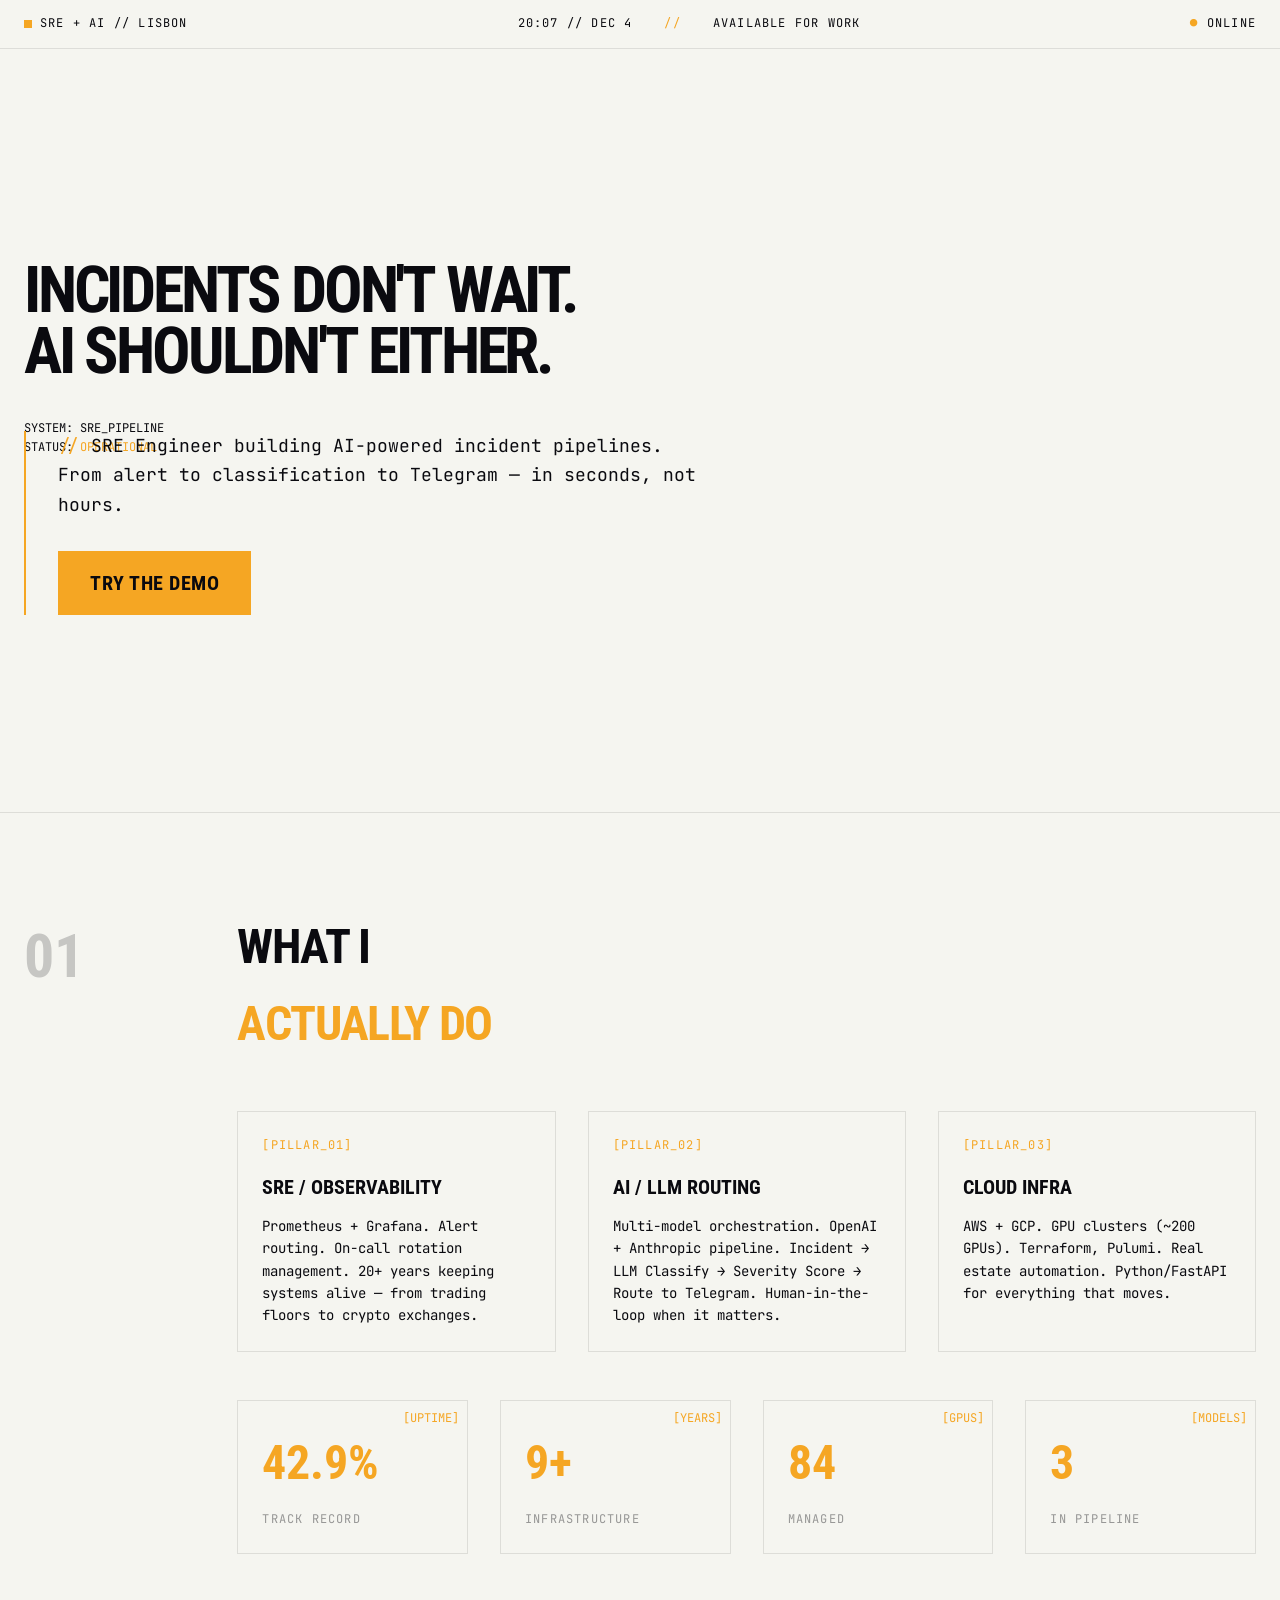
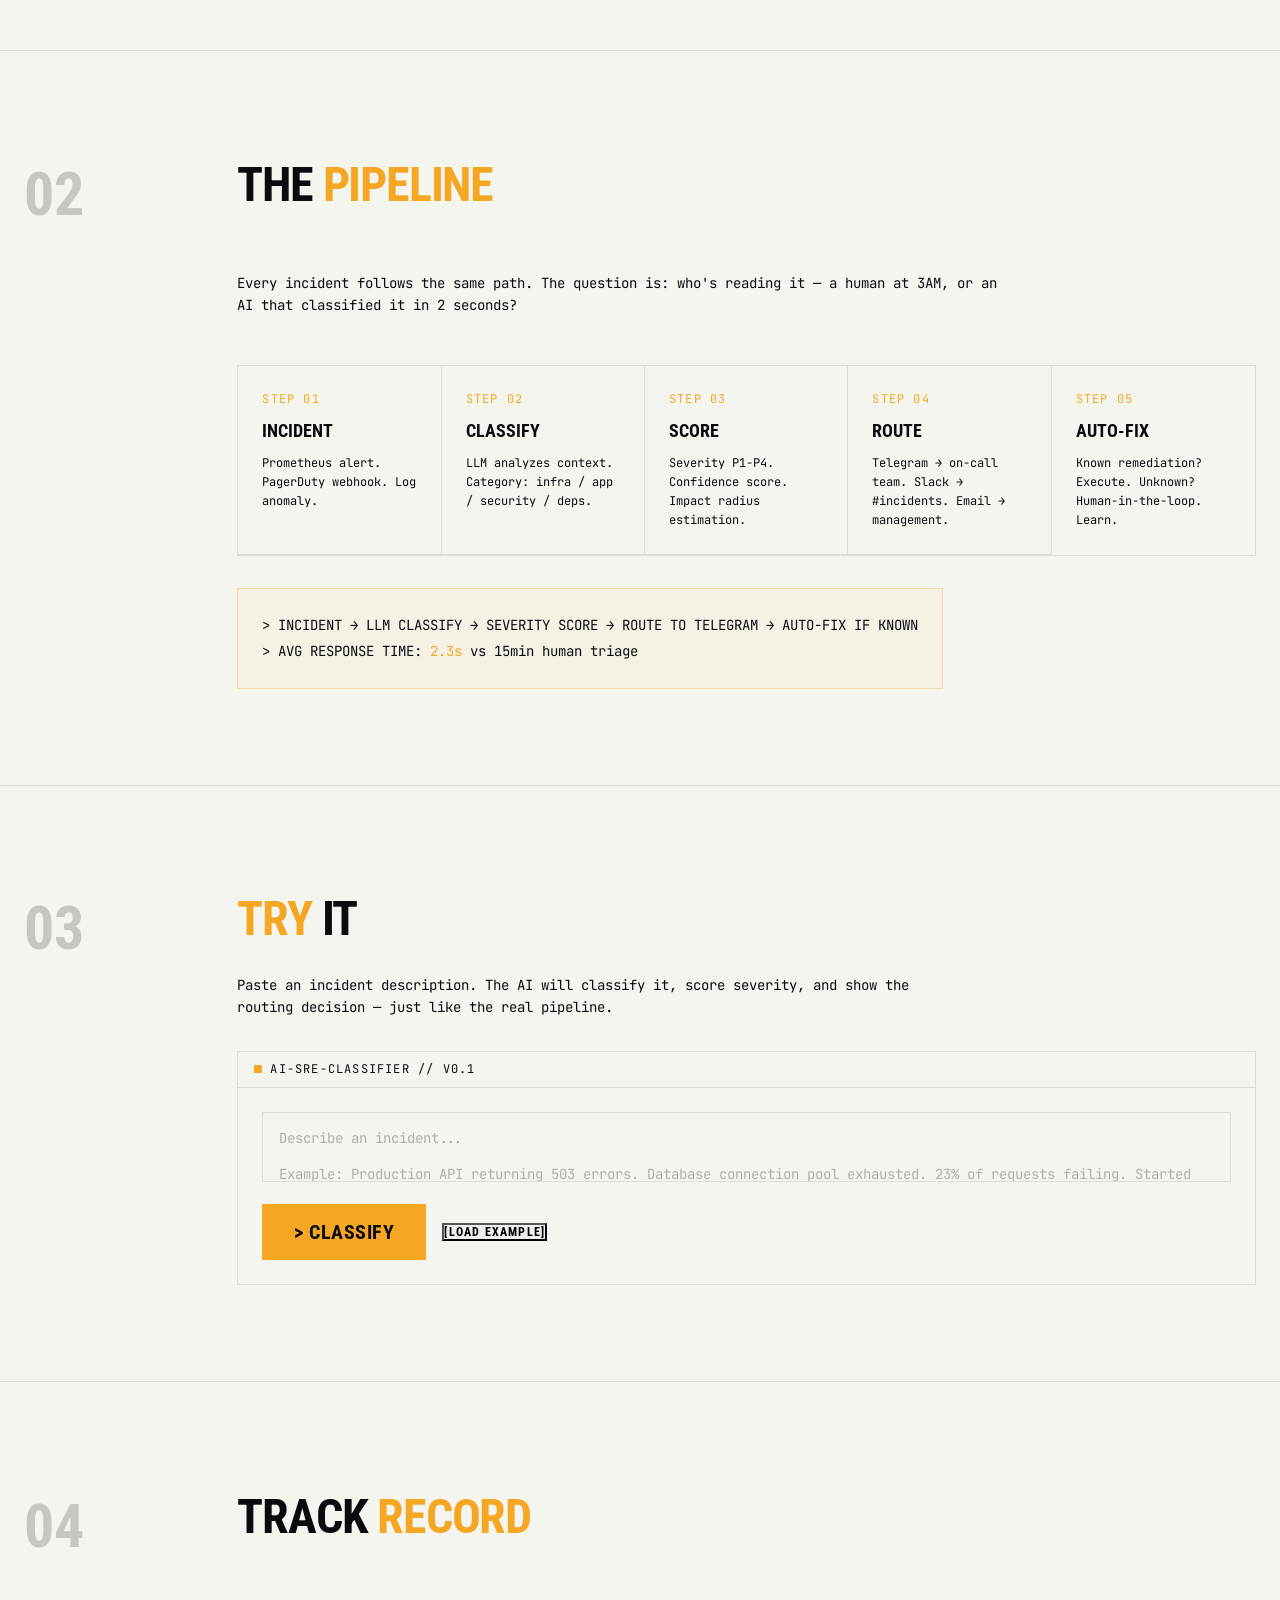
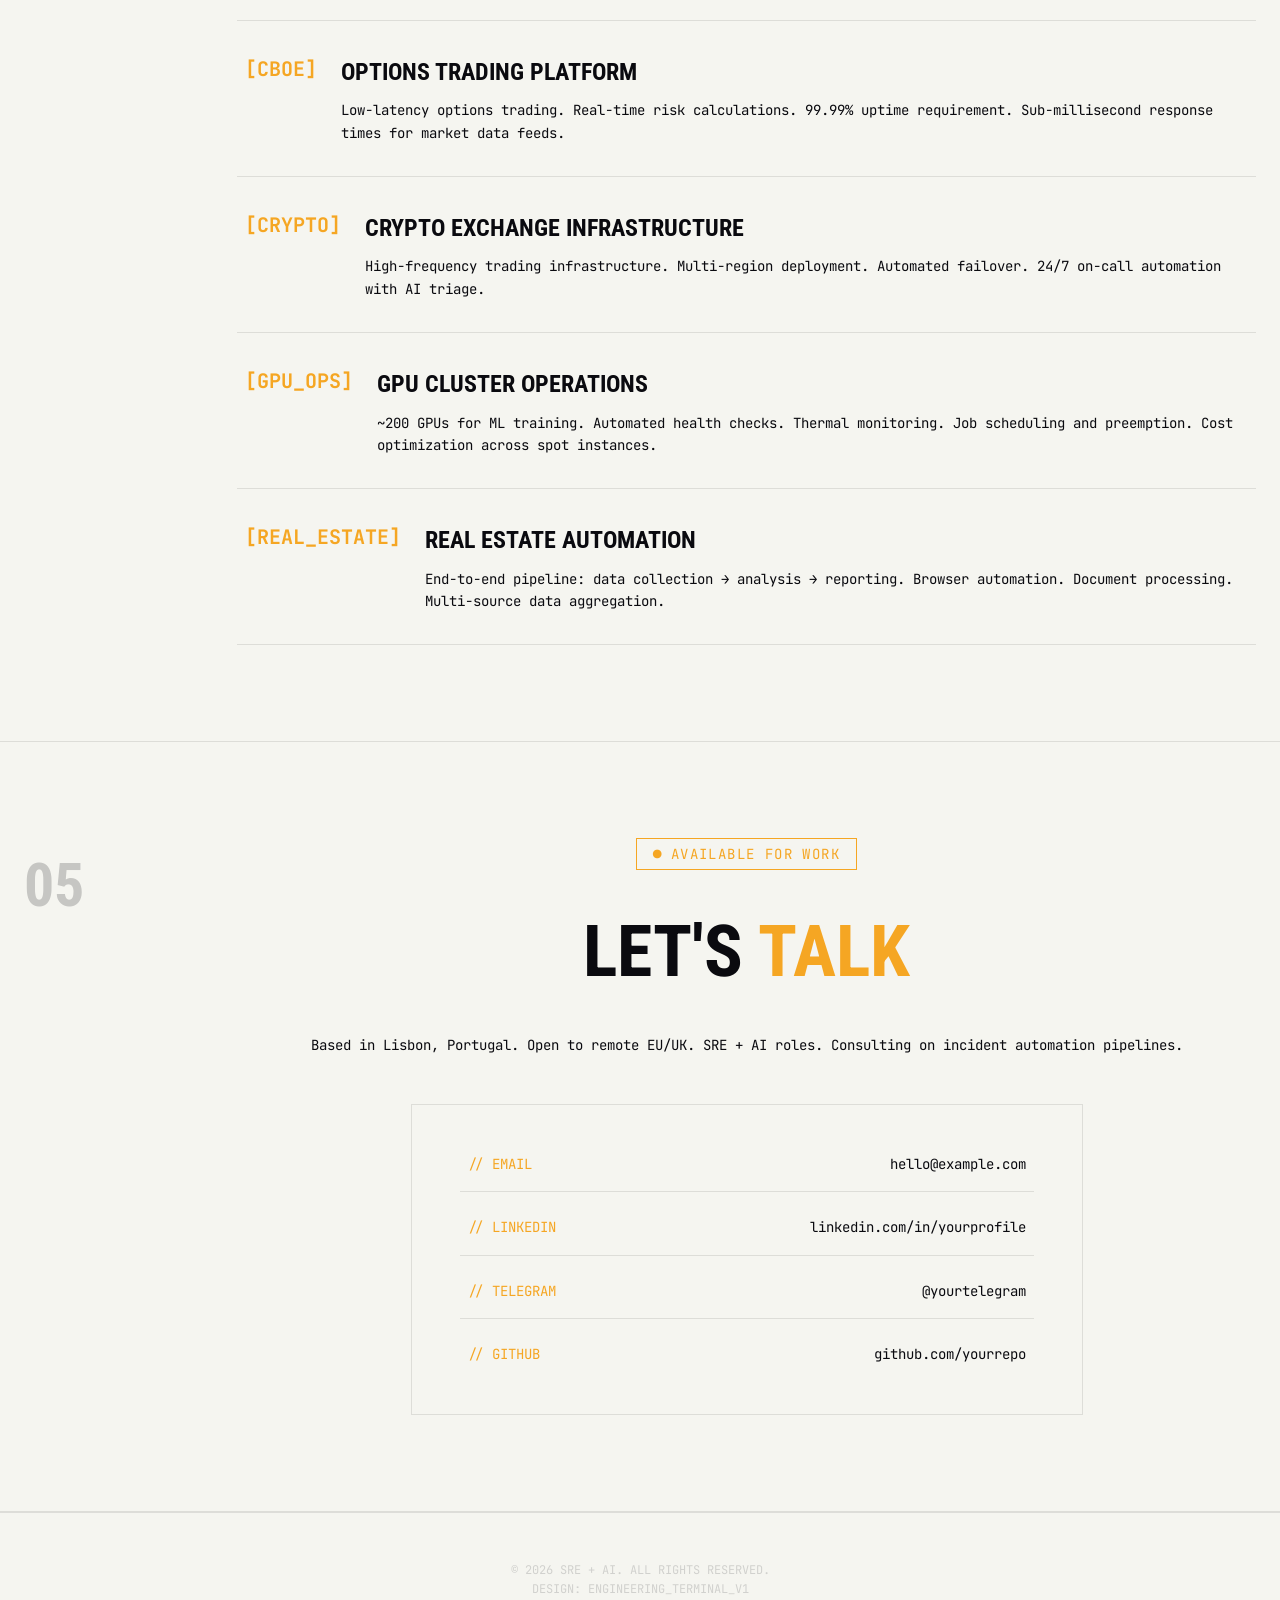
<file: index.html>
<!DOCTYPE html>
<html lang="en" class="scroll-smooth">
<head>
  <meta charset="UTF-8">
  <meta name="viewport" content="width=device-width, initial-scale=1.0">
  <title>SRE + AI // Lisbon</title>
  <link rel="preconnect" href="https://fonts.googleapis.com">
  <link rel="preconnect" href="https://fonts.gstatic.com" crossorigin>
  <link href="https://fonts.googleapis.com/css2?family=JetBrains+Mono:wght@400;700&family=Roboto+Condensed:wght@400;700&display=swap" rel="stylesheet">
  <link rel="stylesheet" href="styles.css">
</head>
<body>

  <!-- ============ NAV ============ -->
  <nav class="nav-bar">
    <div class="nav-inner">
      <div class="flex items-center gap-2">
        <span class="pulse-dot w-2 h-2 bg-accent inline-block"></span>
        <span>SRE + AI // Lisbon</span>
      </div>
      <div class="hidden md:flex gap-8">
        <span id="nav-clock"></span>
        <span class="text-accent">//</span>
        <span>AVAILABLE FOR WORK</span>
      </div>
      <div class="text-black/50">
        <span class="text-accent font-bold blink">●</span> ONLINE
      </div>
    </div>
  </nav>

  <main class="main-content">

    <!-- ============ HERO ============ -->
    <section class="hero-section fade-in-section">
      <div class="absolute top-10 right-6 text-xs text-black/20 hidden md:block">
        SYSTEM: SRE_PIPELINE<br>
        STATUS: <span class="text-accent">OPERATIONAL</span>
      </div>
      <div class="max-w-5xl">
        <h1 class="hero-headline font-display reveal-text" id="hero-headline">
          INCIDENTS DON'T WAIT.<br>
          AI SHOULDN'T EITHER.
        </h1>
        <div class="hero-sidebar-line fade-in-section grid md:grid-cols-12 gap-8">
          <div class="md:col-span-8">
            <p class="text-lg md:text-xl text-black/70 leading-relaxed mb-8">
              <span class="text-accent">//</span> SRE Engineer building AI-powered incident pipelines. From alert to classification to Telegram — in seconds, not hours.
            </p>
            <a href="#try-it" class="cta-button">
              TRY THE DEMO
            </a>
          </div>
        </div>
      </div>
    </section>

    <!-- ============ 01: WHAT I DO ============ -->
    <section class="section-grid fade-in-section">
      <div class="section-number font-display">01</div>
      <div class="section-content">
        <h2 class="font-display text-4xl md:text-5xl uppercase mb-12 tracking-tight">
          WHAT I<br>
          <span class="text-accent">ACTUALLY DO</span>
        </h2>
        <div class="grid md:grid-cols-3 gap-8">
          <!-- Pillar 1 -->
          <div class="border border-black/10 p-6">
            <div class="text-accent text-xs mb-4 uppercase tracking-widest">[PILLAR_01]</div>
            <h3 class="font-display text-xl uppercase mb-3">SRE / Observability</h3>
            <p class="text-black/50 text-sm">Prometheus + Grafana. Alert routing. On-call rotation management. 20+ years keeping systems alive — from trading floors to crypto exchanges.</p>
          </div>
          <!-- Pillar 2 -->
          <div class="border border-black/10 p-6">
            <div class="text-accent text-xs mb-4 uppercase tracking-widest">[PILLAR_02]</div>
            <h3 class="font-display text-xl uppercase mb-3">AI / LLM Routing</h3>
            <p class="text-black/50 text-sm">Multi-model orchestration. OpenAI + Anthropic pipeline. Incident → LLM Classify → Severity Score → Route to Telegram. Human-in-the-loop when it matters.</p>
          </div>
          <!-- Pillar 3 -->
          <div class="border border-black/10 p-6">
            <div class="text-accent text-xs mb-4 uppercase tracking-widest">[PILLAR_03]</div>
            <h3 class="font-display text-xl uppercase mb-3">Cloud Infra</h3>
            <p class="text-black/50 text-sm">AWS + GCP. GPU clusters (~200 GPUs). Terraform, Pulumi. Real estate automation. Python/FastAPI for everything that moves.</p>
          </div>
        </div>
        <!-- Stats row -->
        <div class="grid grid-cols-2 md:grid-cols-4 gap-8 mt-12">
          <div class="stat-card border border-black/10 p-6 relative">
            <div class="stat-card-label text-accent">[UPTIME]</div>
            <div class="stat-number font-display text-5xl text-accent mb-2 counter" data-target="99" data-suffix=".9%">0.9%</div>
            <div class="stat-desc">TRACK RECORD</div>
          </div>
          <div class="stat-card border border-black/10 p-6 relative">
            <div class="stat-card-label text-accent">[YEARS]</div>
            <div class="stat-number font-display text-5xl text-accent mb-2 counter" data-target="20" data-suffix="+">0+</div>
            <div class="stat-desc">INFRASTRUCTURE</div>
          </div>
          <div class="stat-card border border-black/10 p-6 relative">
            <div class="stat-card-label text-accent">[GPUS]</div>
            <div class="stat-number font-display text-5xl text-accent mb-2 counter" data-target="200" data-suffix="">0</div>
            <div class="stat-desc">MANAGED</div>
          </div>
          <div class="stat-card border border-black/10 p-6 relative">
            <div class="stat-card-label text-accent">[MODELS]</div>
            <div class="stat-number font-display text-5xl text-accent mb-2 counter" data-target="5" data-suffix="">0</div>
            <div class="stat-desc">IN PIPELINE</div>
          </div>
        </div>
      </div>
    </section>

    <!-- ============ 02: AI SRE PIPELINE ============ -->
    <section class="section-grid fade-in-section">
      <div class="section-number font-display">02</div>
      <div class="section-content">
        <h2 class="font-display text-4xl md:text-5xl uppercase mb-12 tracking-tight">
          THE <span class="text-accent">PIPELINE</span>
        </h2>
        <p class="text-black/60 mb-12 max-w-3xl">
          Every incident follows the same path. The question is: who's reading it — a human at 3AM, or an AI that classified it in 2 seconds?
        </p>
        <!-- Pipeline visual -->
        <div class="grid md:grid-cols-5 gap-0 border border-black/10">
          <div class="p-6 border-b md:border-b-0 md:border-r border-black/10 bg-accent/5">
            <div class="text-accent text-xs uppercase tracking-widest mb-2">STEP 01</div>
            <h4 class="font-display text-lg uppercase mb-2">Incident</h4>
            <p class="text-black/40 text-xs">Prometheus alert. PagerDuty webhook. Log anomaly.</p>
          </div>
          <div class="p-6 border-b md:border-b-0 md:border-r border-black/10">
            <div class="text-accent text-xs uppercase tracking-widest mb-2">STEP 02</div>
            <h4 class="font-display text-lg uppercase mb-2">Classify</h4>
            <p class="text-black/40 text-xs">LLM analyzes context. Category: infra / app / security / deps.</p>
          </div>
          <div class="p-6 border-b md:border-b-0 md:border-r border-black/10 bg-accent/5">
            <div class="text-accent text-xs uppercase tracking-widest mb-2">STEP 03</div>
            <h4 class="font-display text-lg uppercase mb-2">Score</h4>
            <p class="text-black/40 text-xs">Severity P1-P4. Confidence score. Impact radius estimation.</p>
          </div>
          <div class="p-6 border-b md:border-b-0 md:border-r border-black/10">
            <div class="text-accent text-xs uppercase tracking-widest mb-2">STEP 04</div>
            <h4 class="font-display text-lg uppercase mb-2">Route</h4>
            <p class="text-black/40 text-xs">Telegram → on-call team. Slack → #incidents. Email → management.</p>
          </div>
          <div class="p-6 bg-accent/5">
            <div class="text-accent text-xs uppercase tracking-widest mb-2">STEP 05</div>
            <h4 class="font-display text-lg uppercase mb-2">Auto-Fix</h4>
            <p class="text-black/40 text-xs">Known remediation? Execute. Unknown? Human-in-the-loop. Learn.</p>
          </div>
        </div>
        <div class="highlight-block mt-8 max-w-3xl">
          > INCIDENT → LLM CLASSIFY → SEVERITY SCORE → ROUTE TO TELEGRAM → AUTO-FIX IF KNOWN<br>
          > AVG RESPONSE TIME: <span class="text-accent">2.3s</span> vs 15min human triage
        </div>
      </div>
    </section>

    <!-- ============ 03: TRY IT (INTERACTIVE DEMO) ============ -->
    <section id="try-it" class="section-grid fade-in-section">
      <div class="section-number font-display">03</div>
      <div class="section-content">
        <h2 class="font-display text-4xl md:text-5xl uppercase mb-4 tracking-tight">
          <span class="text-accent">TRY</span> IT
        </h2>
        <p class="text-black/60 mb-8 max-w-2xl">
          Paste an incident description. The AI will classify it, score severity, and show the routing decision — just like the real pipeline.
        </p>

        <!-- Demo terminal -->
        <div class="border border-black/10 bg-black/5">
          <!-- Terminal header -->
          <div class="border-b border-black/10 px-4 py-2 flex items-center gap-2 text-xs text-black/40 uppercase tracking-widest">
            <span class="pulse-dot w-2 h-2 bg-accent inline-block"></span>
            ai-sre-classifier // v0.1
          </div>
          <!-- Input area -->
          <div class="p-6">
            <textarea id="incident-input" class="input-area w-full h-32 bg-transparent border border-black/10 p-4 font-mono text-sm resize-none focus:outline-none focus:border-accent transition-colors" placeholder="Describe an incident...&#10;&#10;Example: Production API returning 503 errors. Database connection pool exhausted. 23% of requests failing. Started 15 minutes ago."></textarea>
            <div class="flex items-center gap-4 mt-4">
              <button id="classify-btn" class="cta-button text-sm py-3 px-6" onclick="classifyIncident()">
                > CLASSIFY
              </button>
              <button class="text-black/40 hover:text-black/70 text-xs uppercase tracking-widest transition-colors" onclick="loadExample()">
                [LOAD EXAMPLE]
              </button>
              <span id="classify-status" class="text-xs text-black/30 ml-auto"></span>
            </div>
          </div>
          <!-- Output area -->
          <div id="output-area" class="border-t border-black/10 p-6 font-mono text-sm hidden">
            <div id="output-lines" class="space-y-1"></div>
          </div>
        </div>

      </div>
    </section>

    <!-- ============ 04: TRACK RECORD ============ -->
    <section class="section-grid fade-in-section">
      <div class="section-number font-display">04</div>
      <div class="section-content">
        <h2 class="font-display text-4xl md:text-5xl uppercase mb-16 tracking-tight">
          TRACK <span class="text-accent">RECORD</span>
        </h2>
        <div>
          <!-- Case 1 -->
          <div class="case-row">
            <div class="flex flex-col md:flex-row gap-6 md:items-start">
              <div class="case-tag">[CBOE]</div>
              <div>
                <h3 class="font-display text-2xl uppercase mb-2">Options Trading Platform</h3>
                <p class="text-black/50 font-mono text-sm">Low-latency options trading. Real-time risk calculations. 99.99% uptime requirement. Sub-millisecond response times for market data feeds.</p>
              </div>
            </div>
          </div>
          <!-- Case 2 -->
          <div class="case-row">
            <div class="flex flex-col md:flex-row gap-6 md:items-start">
              <div class="case-tag">[CRYPTO]</div>
              <div>
                <h3 class="font-display text-2xl uppercase mb-2">Crypto Exchange Infrastructure</h3>
                <p class="text-black/50 font-mono text-sm">High-frequency trading infrastructure. Multi-region deployment. Automated failover. 24/7 on-call automation with AI triage.</p>
              </div>
            </div>
          </div>
          <!-- Case 3 -->
          <div class="case-row">
            <div class="flex flex-col md:flex-row gap-6 md:items-start">
              <div class="case-tag">[GPU_OPS]</div>
              <div>
                <h3 class="font-display text-2xl uppercase mb-2">GPU Cluster Operations</h3>
                <p class="text-black/50 font-mono text-sm">~200 GPUs for ML training. Automated health checks. Thermal monitoring. Job scheduling and preemption. Cost optimization across spot instances.</p>
              </div>
            </div>
          </div>
          <!-- Case 4 -->
          <div class="case-row">
            <div class="flex flex-col md:flex-row gap-6 md:items-start">
              <div class="case-tag">[REAL_ESTATE]</div>
              <div>
                <h3 class="font-display text-2xl uppercase mb-2">Real Estate Automation</h3>
                <p class="text-black/50 font-mono text-sm">End-to-end pipeline: data collection → analysis → reporting. Browser automation. Document processing. Multi-source data aggregation.</p>
              </div>
            </div>
          </div>
        </div>
      </div>
    </section>

    <!-- ============ 05: CTA ============ -->
    <section id="contact" class="section-grid fade-in-section">
      <div class="section-number font-display">05</div>
      <div class="section-content">
        <div class="text-center mb-12">
          <div class="live-badge">
            <span class="blink mr-2">●</span>AVAILABLE FOR WORK
          </div>
          <h2 class="font-display text-5xl md:text-7xl uppercase mb-6">LET'S <span class="text-accent">TALK</span></h2>
          <p class="text-black/50 max-w-xl mx-auto">Based in Lisbon, Portugal. Open to remote EU/UK. SRE + AI roles. Consulting on incident automation pipelines.</p>
        </div>
        <div class="max-w-2xl mx-auto">
          <div class="border border-black/10 bg-black/5 p-8 md:p-12">
            <div class="space-y-6">
              <!-- Contact links -->
              <div class="border-b border-black/10 pb-4 flex justify-between items-center hover:bg-black/5 px-2 transition-colors">
                <span class="text-accent text-sm">// EMAIL</span>
                <a href="mailto:hello@example.com" class="font-mono text-sm hover:text-accent transition-colors">hello@example.com</a>
              </div>
              <div class="border-b border-black/10 pb-4 flex justify-between items-center hover:bg-black/5 px-2 transition-colors">
                <span class="text-accent text-sm">// LINKEDIN</span>
                <a href="#" class="font-mono text-sm hover:text-accent transition-colors">linkedin.com/in/yourprofile</a>
              </div>
              <div class="border-b border-black/10 pb-4 flex justify-between items-center hover:bg-black/5 px-2 transition-colors">
                <span class="text-accent text-sm">// TELEGRAM</span>
                <a href="#" class="font-mono text-sm hover:text-accent transition-colors">@yourtelegram</a>
              </div>
              <div class="flex justify-between items-center hover:bg-black/5 px-2 transition-colors">
                <span class="text-accent text-sm">// GITHUB</span>
                <a href="#" class="font-mono text-sm hover:text-accent transition-colors">github.com/yourrepo</a>
              </div>
            </div>
          </div>
        </div>
      </div>
    </section>

    <!-- ============ FOOTER ============ -->
    <footer class="footer">
      &copy; 2026 SRE + AI. All rights reserved.<br>
      Design: Engineering_Terminal_V1
    </footer>

  </main>

  <!-- ============ SCRIPTS ============ -->
  <script>
    // --- Clock ---
    function updateClock() {
      const el = document.getElementById('nav-clock');
      if (!el) return;
      const now = new Date();
      const h = String(now.getHours()).padStart(2, '0');
      const m = String(now.getMinutes()).padStart(2, '0');
      const months = ['JAN','FEB','MAR','APR','MAY','JUN','JUL','AUG','SEP','OCT','NOV','DEC'];
      el.textContent = h + ':' + m + ' // ' + months[now.getMonth()] + ' ' + now.getDate();
    }
    updateClock();
    setInterval(updateClock, 10000);

    // --- Hero word-by-word reveal ---
    document.addEventListener('DOMContentLoaded', () => {
      const headline = document.getElementById('hero-headline');
      if (!headline) return;
      const lines = headline.innerHTML.split(/<br[^>]*>/i);
      headline.innerHTML = '';
      let wordIndex = 0;
      lines.forEach((line, lineIdx) => {
        const words = line.trim().split(/\s+/).filter(Boolean);
        words.forEach((word, i) => {
          const span = document.createElement('span');
          span.textContent = word;
          span.style.transitionDelay = (wordIndex * 60) + 'ms';
          headline.appendChild(span);
          if (i < words.length - 1) headline.appendChild(document.createTextNode(' '));
          setTimeout(() => span.classList.add('visible'), 100);
          wordIndex++;
        });
        if (lineIdx < lines.length - 1) headline.appendChild(document.createElement('br'));
      });
    });

    // --- Scroll fade-in + counters ---
    const observer = new IntersectionObserver((entries) => {
      entries.forEach(entry => {
        if (entry.isIntersecting) {
          entry.target.classList.add('is-visible');
          entry.target.querySelectorAll('.counter').forEach(counter => {
            const target = +counter.getAttribute('data-target');
            const suffix = counter.getAttribute('data-suffix') || '';
            const duration = 2000;
            const increment = target / (duration / 16);
            let current = 0;
            const update = () => {
              current += increment;
              if (current < target) {
                counter.innerText = Math.ceil(current) + suffix;
                requestAnimationFrame(update);
              } else {
                counter.innerText = target + suffix;
              }
            };
            update();
            counter.classList.remove('counter');
          });
        }
      });
    }, { threshold: 0.1, rootMargin: '0px 0px -50px 0px' });
    document.querySelectorAll('.fade-in-section').forEach(s => observer.observe(s));

    // --- Incident Demo ---
    const incidentExamples = [
      "Production API returning 503 errors. Database connection pool exhausted. 23% of requests failing. Started 15 minutes ago.",
      "Disk usage at 98% on primary DB server. Write latency increased 5x. Replication lag growing. No auto-scaling configured.",
      "Suspicious login attempts detected from 3 different countries within 5 minutes. Account lockout policy not triggered. Potential credential stuffing attack.",
      "Kubernetes pod CrashLoopBackOff on payment-service. OOMKilled. Memory limit 512Mi, actual usage 1.2Gi. No recent deployments.",
      "SSL certificate expires in 48 hours on cdn.example.com. Auto-renewal failed. ACME challenge DNS record missing."
    ];

    function loadExample() {
      const input = document.getElementById('incident-input');
      input.value = incidentExamples[Math.floor(Math.random() * incidentExamples.length)];
      input.focus();
    }

    // Simulated classification (works without backend)
    function classifyIncident() {
      const input = document.getElementById('incident-input').value.trim();
      if (!input) return;

      const btn = document.getElementById('classify-btn');
      const status = document.getElementById('classify-status');
      const outputArea = document.getElementById('output-area');
      const outputLines = document.getElementById('output-lines');

      btn.disabled = true;
      btn.textContent = '> PROCESSING...';
      status.textContent = 'Analyzing incident...';
      outputArea.classList.remove('hidden');
      outputLines.innerHTML = '';

      // Simple rule-based classifier (demo mode)
      const lower = input.toLowerCase();
      let category, severity, confidence, route, action;

      if (lower.includes('503') || lower.includes('connection pool') || lower.includes('failing') || lower.includes('crashloop') || lower.includes('oom')) {
        category = 'INFRASTRUCTURE';
        severity = 'P1';
        confidence = 92;
        route = 'Telegram → #oncall-primary';
        action = 'Auto-restart pod + scale connection pool';
      } else if (lower.includes('disk') || lower.includes('ssl') || lower.includes('certificate') || lower.includes('latency')) {
        category = 'INFRASTRUCTURE';
        severity = 'P2';
        confidence = 88;
        route = 'Telegram → #infra-team';
        action = 'Manual review recommended';
      } else if (lower.includes('suspicious') || lower.includes('attack') || lower.includes('login') || lower.includes('credential')) {
        category = 'SECURITY';
        severity = 'P1';
        confidence = 95;
        route = 'Telegram → #security-oncall';
        action = 'Block IPs + force password reset';
      } else if (lower.includes('payment') || lower.includes('billing') || lower.includes('transaction')) {
        category = 'APPLICATION';
        severity = 'P1';
        confidence = 90;
        route = 'Telegram → #payments-team';
        action = 'Enable circuit breaker + fallback';
      } else {
        category = 'APPLICATION';
        severity = 'P3';
        confidence = 75;
        route = 'Slack → #incidents';
        action = 'Human triage required';
      }

      const lines = [
        { text: '> INPUT_RECEIVED: ' + input.substring(0, 80) + (input.length > 80 ? '...' : ''), delay: 300 },
        { text: '> CLASSIFYING...', delay: 600 },
        { text: '', delay: 800 },
        { text: '> CATEGORY:    ' + category, delay: 1000, color: category === 'SECURITY' ? '#dc2626' : '#f5a623' },
        { text: '> SEVERITY:    ' + severity, delay: 1200, color: severity === 'P1' ? '#dc2626' : severity === 'P2' ? '#f5a623' : '#0a0a0f' },
        { text: '> CONFIDENCE:  ' + confidence + '%', delay: 1400 },
        { text: '> ROUTE:       ' + route, delay: 1600, color: '#f5a623' },
        { text: '> ACTION:      ' + action, delay: 1800 },
        { text: '', delay: 1900 },
        { text: '> STATUS: CLASSIFIED in ' + (Math.random() * 1.5 + 1.5).toFixed(1) + 's', delay: 2100, color: '#16a34a' },
      ];

      lines.forEach(line => {
        setTimeout(() => {
          const div = document.createElement('div');
          div.textContent = line.text;
          if (line.color) div.style.color = line.color;
          div.style.opacity = '0';
          div.style.transform = 'translateX(-10px)';
          div.style.transition = 'opacity 0.3s, transform 0.3s';
          outputLines.appendChild(div);
          requestAnimationFrame(() => {
            div.style.opacity = '1';
            div.style.transform = 'translateX(0)';
          });
        }, line.delay);
      });

      setTimeout(() => {
        btn.disabled = false;
        btn.textContent = '> CLASSIFY';
        status.textContent = 'Done. Try another incident.';
      }, 2400);
    }
  </script>

</body>
</html>
</file>
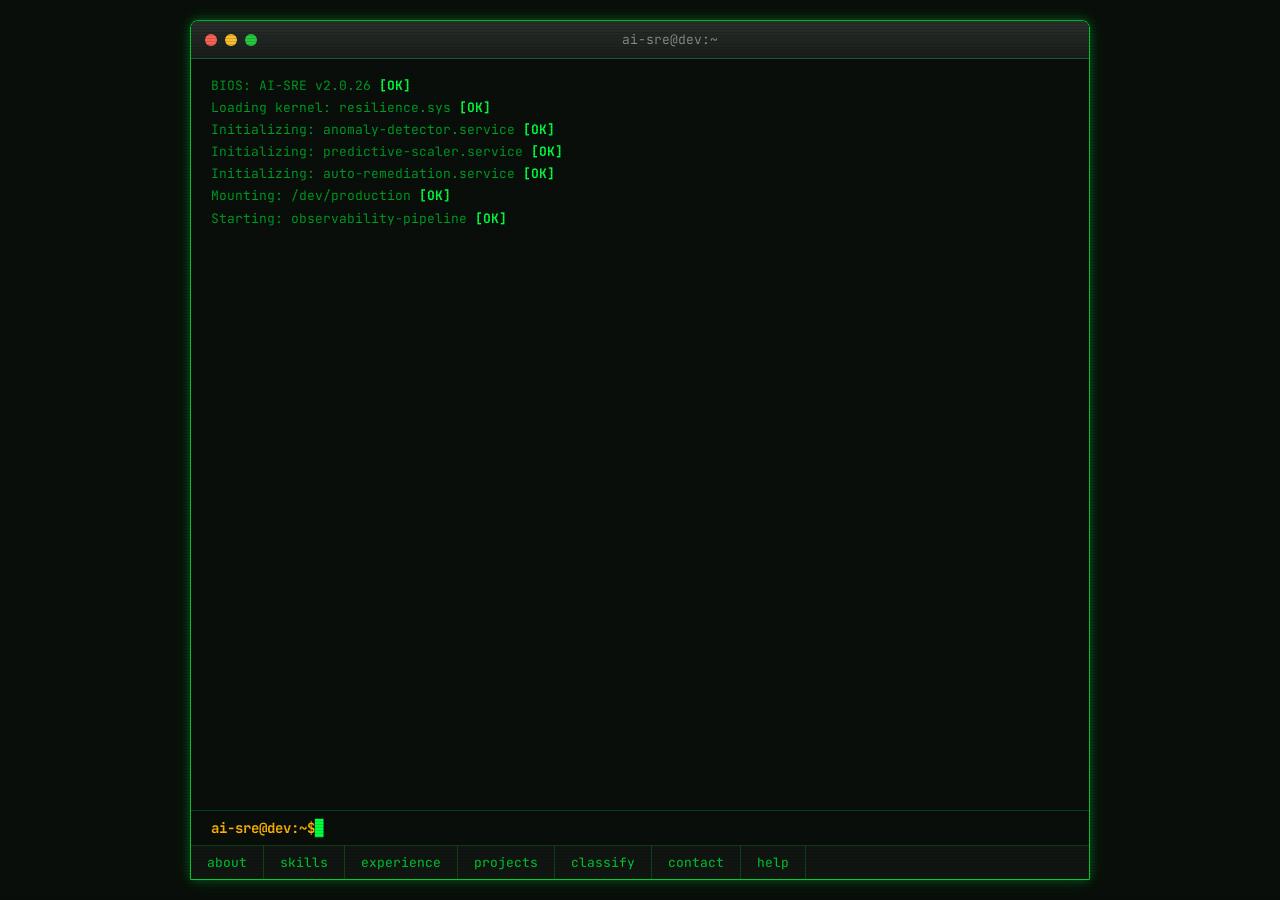
<file: static/index.html>
<!DOCTYPE html>
<html lang="en">
<head>
  <meta charset="UTF-8">
  <meta name="viewport" content="width=device-width, initial-scale=1.0">
  <title>AI SRE — Site Reliability Engineer</title>
  <meta name="description" content="AI-driven Site Reliability Engineer — building resilient, automated infrastructure">
  <link rel="stylesheet" href="styles.css">
  <link rel="icon" href="[data-uri]">
</head>
<body>
  <div class="crt-overlay"></div>
  <div class="terminal">
    <div class="terminal-bar">
      <span class="dot red" aria-hidden="true"></span>
      <span class="dot yellow" aria-hidden="true"></span>
      <span class="dot green" aria-hidden="true"></span>
      <span class="title">ai-sre@dev:~</span>
    </div>
    <div class="terminal-body" id="output"></div>
    <div class="input-line">
      <span class="prompt">ai-sre@dev:~$ </span>
      <span id="cursor" class="cursor">█</span>
    </div>
    <div class="nav-bar">
      <button data-cmd="about" aria-label="About command">about</button>
      <button data-cmd="skills" aria-label="Skills command">skills</button>
      <button data-cmd="experience" aria-label="Experience command">experience</button>
      <button data-cmd="projects" aria-label="Projects command">projects</button>
      <button data-cmd="classify" aria-label="Classify command">classify</button>
      <button data-cmd="contact" aria-label="Contact command">contact</button>
      <button data-cmd="help" aria-label="Help command">help</button>
    </div>
  </div>
  <script src="main.js"></script>
</body>
</html>
</file>
<file: styles.css>
/* ============================================================
   AI SRE Terminal — Engineering Terminal Design System
   Based on ai-bootcamp.ru visual clone
   ============================================================ */

:root {
  --bg: #f5f5f0;
  --text: #0a0a0f;
  --accent: #f5a623;
  --accent-5: rgba(245, 166, 35, 0.05);
  --accent-10: rgba(245, 166, 35, 0.10);
  --accent-30: rgba(245, 166, 35, 0.30);
  --accent-80: rgba(245, 166, 35, 0.50);
  --black-5: rgba(10, 10, 15, 0.05);
  --black-10: rgba(10, 10, 15, 0.10);
  --black-15: rgba(10, 10, 15, 0.15);
  --black-20: rgba(10, 10, 15, 0.20);
  --black-30: rgba(10, 10, 15, 0.30);
  --black-40: rgba(10, 10, 15, 0.40);
  --black-50: rgba(10, 10, 15, 0.50);
  --black-60: rgba(10, 10, 15, 0.60);
  --black-70: rgba(10, 10, 15, 0.70);
  --max-width: 1440px;
}

/* --- Reset & Base --- */
*, *::before, *::after { box-sizing: border-box; margin: 0; padding: 0; }
* { border-radius: 0 !important; }
html { scroll-behavior: smooth; }

body {
  background-color: var(--bg);
  color: var(--text);
  font-family: 'JetBrains Mono', monospace;
  font-size: 14px;
  line-height: 1.6;
  overflow-x: hidden;
  -webkit-font-smoothing: antialiased;
  -moz-osx-font-smoothing: grayscale;
}

::selection { background-color: var(--text); color: var(--bg); }
::-moz-selection { background-color: var(--text); color: var(--bg); }

a { color: inherit; text-decoration: none; }

/* --- Typography --- */
.font-display, h1, h2, h3, h4, button, .cta-button {
  font-family: 'Roboto Condensed', sans-serif;
  font-weight: 700;
  font-variant-numeric: tabular-nums;
  font-feature-settings: "tnum" 1, "kern" 1;
  -webkit-font-smoothing: antialiased;
  text-rendering: optimizeLegibility;
}

.text-accent { color: var(--accent); }
.text-black\\/20 { color: var(--black-20); }
.text-black\\/30 { color: var(--black-30); }
.text-black\\/40 { color: var(--black-40); }
.text-black\\/50 { color: var(--black-50); }
.text-black\\/60 { color: var(--black-60); }
.text-black\\/70 { color: var(--black-70); }

/* --- Utility --- */
.flex { display: flex; }
.items-center { align-items: center; }
.justify-between { justify-content: space-between; }
.gap-2 { gap: 0.5rem; }
.gap-4 { gap: 1rem; }
.gap-6 { gap: 1.5rem; }
.gap-8 { gap: 2rem; }
.ml-auto { margin-left: auto; }
.mr-2 { margin-right: 0.5rem; }
.mb-2 { margin-bottom: 0.5rem; }
.mb-3 { margin-bottom: 0.75rem; }
.mb-4 { margin-bottom: 1rem; }
.mb-6 { margin-bottom: 1.5rem; }
.mb-8 { margin-bottom: 2rem; }
.mb-12 { margin-bottom: 3rem; }
.mb-16 { margin-bottom: 4rem; }
.mt-4 { margin-top: 1rem; }
.mt-8 { margin-top: 2rem; }
.mt-12 { margin-top: 3rem; }
.p-4 { padding: 1rem; }
.p-6 { padding: 1.5rem; }
.p-8 { padding: 2rem; }
.px-2 { padding-left: 0.5rem; padding-right: 0.5rem; }
.px-4 { padding-left: 1rem; padding-right: 1rem; }
.py-2 { padding-top: 0.5rem; padding-bottom: 0.5rem; }
.py-3 { padding-top: 0.75rem; padding-bottom: 0.75rem; }
.py-4 { padding-top: 1rem; padding-bottom: 1rem; }
.px-6 { padding-left: 1.5rem; padding-right: 1.5rem; }
.pb-4 { padding-bottom: 1rem; }
.hidden { display: none; }
.inline-block { display: inline-block; }
.w-full { width: 100%; }
.w-2 { width: 0.5rem; }
.h-2 { height: 0.5rem; }
.max-w-2xl { max-width: 42rem; }
.max-w-3xl { max-width: 48rem; }
.max-w-5xl { max-width: 64rem; }
.uppercase { text-transform: uppercase; }
.tracking-tight { letter-spacing: -0.025em; }
.tracking-widest { letter-spacing: 0.1em; }
.tracking-wider { letter-spacing: 0.05em; }
.text-xs { font-size: 0.75rem; }
.text-sm { font-size: 0.875rem; }
.text-lg { font-size: 1.125rem; }
.text-xl { font-size: 1.25rem; }
.text-2xl { font-size: 1.5rem; }
.text-4xl { font-size: 2.25rem; }
.text-5xl { font-size: 3rem; }
.text-6xl { font-size: 3.75rem; }
.text-7xl { font-size: 4.5rem; }
.leading-relaxed { line-height: 1.625; }
.font-bold { font-weight: 700; }
.font-mono { font-family: 'JetBrains Mono', monospace; }
.relative { position: relative; }
.absolute { position: absolute; }
.overflow-hidden { overflow: hidden; }
.resize-none { resize: none; }
.space-y-1 > * + * { margin-top: 0.25rem; }
.space-y-6 > * + * { margin-top: 1.5rem; }
.shrink-0 { flex-shrink: 0; }
.text-center { text-align: center; }
.mx-auto { margin-left: auto; margin-right: auto; }

/* --- Nav --- */
.nav-bar {
  position: fixed;
  top: 0; left: 0;
  width: 100%; z-index: 50;
  border-bottom: 1px solid var(--black-10);
  background-color: rgba(245, 245, 240, 0.95);
  backdrop-filter: blur(4px);
  -webkit-backdrop-filter: blur(4px);
}
.nav-inner {
  max-width: var(--max-width);
  margin: 0 auto;
  padding: 0 1.5rem;
  height: 3rem;
  display: flex;
  align-items: center;
  justify-content: space-between;
  font-size: 0.75rem;
  letter-spacing: 0.1em;
  text-transform: uppercase;
}

/* --- Main Content --- */
.main-content {
  width: 100%;
  max-width: var(--max-width);
  margin: 0 auto;
  padding-top: 3rem;
}

/* --- Hero --- */
.hero-section {
  min-height: 85vh;
  padding: 6rem 1.5rem 5rem;
  display: flex;
  flex-direction: column;
  justify-content: center;
  border-bottom: 1px solid var(--black-10);
  position: relative;
}
.hero-headline {
  font-size: clamp(2.25rem, 5vw, 4.5rem);
  line-height: 0.95;
  text-transform: uppercase;
  letter-spacing: -0.05em;
  margin-bottom: 3rem;
}
.hero-sidebar-line {
  border-left: 2px solid var(--accent);
  padding-left: 1.5rem;
}

/* --- Section Grid --- */
.section-grid {
  display: grid;
  grid-template-columns: 1fr;
  gap: 3rem;
  padding: 6rem 1.5rem;
  border-bottom: 1px solid var(--black-10);
}
.section-number {
  font-family: 'Roboto Condensed', sans-serif;
  font-size: 3.75rem;
  color: var(--black-20);
}
.section-content { }

/* --- Grid responsive --- */
.grid { display: grid; }
.grid-cols-2 { grid-template-columns: repeat(2, 1fr); }
.grid-cols-4 { grid-template-columns: repeat(4, 1fr); }
.gap-0 { gap: 0; }
.gap-px { gap: 1px; }

@media (min-width: 768px) {
  .section-grid {
    grid-template-columns: repeat(12, 1fr);
  }
  .section-number { grid-column: span 2; }
  .section-content { grid-column: span 10; }
  .md\:col-span-8 { grid-column: span 8; }
  .md\:col-span-10 { grid-column: span 10; }
  .md\:grid-cols-2 { grid-template-columns: repeat(2, 1fr); }
  .md\:grid-cols-3 { grid-template-columns: repeat(3, 1fr); }
  .md\:grid-cols-4 { grid-template-columns: repeat(4, 1fr); }
  .md\:grid-cols-5 { grid-template-columns: repeat(5, 1fr); }
  .md\:grid-cols-12 { grid-template-columns: repeat(12, 1fr); }
  .md\:flex { display: flex; }
  .md\:flex-row { flex-direction: row; }
  .md\:items-start { align-items: start; }
  .md\:border-r { border-right: 1px solid var(--black-10); }
  .md\:border-b-0 { border-bottom: none; }
  .md\:p-12 { padding: 3rem; }
  .md\:text-5xl { font-size: 3rem; }
  .md\:text-6xl { font-size: 3.75rem; }
  .md\:text-7xl { font-size: 4.5rem; }
  .md\:block { display: block; }
  .hero-sidebar-line { padding-left: 2rem; }
}

@media (min-width: 640px) {
  .sm\:grid-cols-2 { grid-template-columns: repeat(2, 1fr); }
}

@media (min-width: 1024px) {
  .lg\:grid-cols-4 { grid-template-columns: repeat(4, 1fr); }
}

/* --- Stat Card --- */
.stat-card {
  border: 1px solid var(--black-10);
  padding: 1.5rem;
  position: relative;
}
.stat-card-label {
  position: absolute;
  top: 0.5rem; right: 0.5rem;
  color: var(--accent);
  font-size: 0.75rem;
}
.stat-number {
  font-family: 'Roboto Condensed', sans-serif;
  font-weight: 700;
  font-size: 3rem;
  color: var(--accent);
  margin-bottom: 0.5rem;
}
.stat-desc {
  font-size: 0.75rem;
  text-transform: uppercase;
  letter-spacing: 0.1em;
  color: var(--black-40);
}

/* --- Case Row --- */
.case-row {
  border-top: 1px solid var(--black-10);
  padding: 2rem 0.5rem;
  transition: background-color 0.3s ease;
}
.case-row:hover { background-color: var(--black-5); }
.case-row:last-child { border-bottom: 1px solid var(--black-10); }
.case-tag {
  color: var(--accent);
  font-weight: 700;
  font-size: 1.25rem;
  flex-shrink: 0;
}

/* --- CTA Button --- */
.cta-button {
  display: inline-block;
  background-color: var(--accent);
  color: var(--text);
  padding: 1rem 2rem;
  font-family: 'Roboto Condensed', sans-serif;
  font-weight: 700;
  font-size: 1.25rem;
  text-transform: uppercase;
  letter-spacing: 0.025em;
  border: none;
  cursor: pointer;
  transition: background-color 0.3s ease, color 0.3s ease;
}
.cta-button:hover {
  background-color: var(--text);
  color: var(--bg);
}
.cta-button:disabled {
  opacity: 0.5;
  cursor: not-allowed;
}

/* --- Live Badge --- */
.live-badge {
  display: inline-block;
  border: 1px solid var(--accent);
  color: var(--accent);
  padding: 0.25rem 1rem;
  font-size: 0.875rem;
  text-transform: uppercase;
  letter-spacing: 0.1em;
  margin-bottom: 1.5rem;
}

/* --- Highlight Block --- */
.highlight-block {
  color: var(--text);
  border: 1px solid var(--accent-30);
  background-color: var(--accent-5);
  padding: 1.5rem;
  display: inline-block;
  font-family: 'JetBrains Mono', monospace;
  font-size: 0.875rem;
  line-height: 1.8;
}

/* --- Input Area --- */
.input-area {
  background: transparent;
  border: 1px solid var(--black-10);
  color: var(--text);
  font-family: 'JetBrains Mono', monospace;
  font-size: 0.875rem;
  padding: 1rem;
  transition: border-color 0.3s ease;
}
.input-area:focus {
  outline: none;
  border-color: var(--accent);
}
.input-area::placeholder {
  color: var(--black-30);
}

/* --- Pulse Dot --- */
.pulse-dot { animation: pulse-amber 2s infinite; }
.bg-accent { background-color: var(--accent); }
@keyframes pulse-amber {
  0% { box-shadow: 0 0 var(--accent-80); }
  70% { box-shadow: 0 0 0 10px transparent; }
  100% { box-shadow: 0 0 0 10px transparent; }
}

/* --- Blink --- */
.blink { animation: blinker 1s linear infinite; }
@keyframes blinker { 50% { opacity: 0; } }

/* --- Reveal Text --- */
.reveal-text span {
  opacity: 0;
  transform: translateY(10px);
  display: inline-block;
  transition: opacity 0.5s ease, transform 0.5s ease;
}
.reveal-text span.visible {
  opacity: 1;
  transform: translateY(0);
}

/* --- Fade-in Sections --- */
.fade-in-section {
  opacity: 0;
  transform: translateY(30px);
  transition: opacity 0.8s ease-out, transform 0.8s ease-out;
  will-change: opacity, transform;
}
.fade-in-section.is-visible {
  opacity: 1;
  transform: translateY(0);
}

/* --- Border utilities --- */
.border { border: 1px solid var(--black-10); }
.border-b { border-bottom: 1px solid var(--black-10); }
.border-t { border-top: 1px solid var(--black-10); }
.border-l { border-left: 1px solid var(--black-10); }
.border-r { border-right: 1px solid var(--black-10); }
.border-black\\/10 { border-color: var(--black-10); }

/* --- Background utilities --- */
.bg-black\\/5 { background-color: var(--black-5); }
.bg-transparent { background-color: transparent; }
.bg-accent\\/5 { background-color: var(--accent-5); }

/* --- Hover --- */
.hover\\:bg-black\\/5:hover { background-color: var(--black-5); }
.hover\\:text-accent:hover { color: var(--accent); }
.hover\\:text-black\\/70:hover { color: var(--black-70); }
.hover\\:bg-black\\/5 { }
.hover\\:text-black\\/40:hover { color: var(--black-40); }

/* --- Transition --- */
.transition-colors { transition: color 0.3s ease, background-color 0.3s ease; }

/* --- Footer --- */
.footer {
  padding: 3rem 1.5rem;
  border-top: 1px solid var(--black-10);
  text-align: center;
  color: var(--black-15);
  font-size: 0.75rem;
  text-transform: uppercase;
}

/* --- Pipeline Step Hover --- */
.section-content .grid.md\:grid-cols-5 > div {
  transition: background-color 0.3s ease;
}
.section-content .grid.md\:grid-cols-5 > div:hover {
  background-color: var(--accent-5) !important;
}

/* --- Flex responsive --- */
.flex-col { flex-direction: column; }
@media (min-width: 768px) {
  .md\:flex-row { flex-direction: row; }
}
</file>
<file: static/styles.css>
@import url('https://fonts.googleapis.com/css2?family=JetBrains+Mono:wght@400;700&display=swap');

:root {
  --green: #00ff41;
  --green-dim: #00cc33;
  --green-dark: #003b00;
  --amber: #ffb000;
  --red: #ff5555;
  --bg: #0a0a0a;
  --bg-light: #111;
  --text: #00ff41;
  --text-dim: #009922;
  --border: #00ff4133;
  --glow: 0 0 10px #00ff4144, 0 0 20px #00ff4122;
}

* { margin: 0; padding: 0; box-sizing: border-box; }

html, body {
  height: 100%;
  background: var(--bg);
  font-family: 'JetBrains Mono', 'Fira Code', 'Courier New', monospace;
  color: var(--text);
  overflow: hidden;
}

/* CRT scanline overlay */
.crt-overlay {
  position: fixed;
  top: 0; left: 0; right: 0; bottom: 0;
  pointer-events: none;
  z-index: 1000;
  background: repeating-linear-gradient(
    0deg,
    rgba(0, 0, 0, 0.15) 0px,
    rgba(0, 0, 0, 0.15) 1px,
    transparent 1px,
    transparent 3px
  );
}

/* CRT flicker */
.crt-overlay::after {
  content: '';
  position: fixed;
  top: 0; left: 0; right: 0; bottom: 0;
  pointer-events: none;
  animation: flicker 0.15s infinite;
  opacity: 0.02;
  background: var(--green);
}

@keyframes flicker {
  0% { opacity: 0.02; }
  50% { opacity: 0.01; }
  100% { opacity: 0.03; }
}

.terminal {
  max-width: 900px;
  margin: 20px auto;
  height: calc(100vh - 40px);
  border: 1px solid var(--green-dim);
  border-radius: 8px 8px 0 0;
  display: flex;
  flex-direction: column;
  box-shadow: var(--glow);
  overflow: hidden;
}

/* macOS-style title bar */
.terminal-bar {
  background: linear-gradient(180deg, #2a2a2a, #1a1a1a);
  padding: 10px 14px;
  display: flex;
  align-items: center;
  gap: 8px;
  border-bottom: 1px solid var(--border);
}

.dot {
  width: 12px; height: 12px;
  border-radius: 50%;
}
.dot.red { background: #ff5f56; }
.dot.yellow { background: #ffbd2e; }
.dot.green { background: #27c93f; }

.terminal-bar .title {
  flex: 1;
  text-align: center;
  color: #888;
  font-size: 13px;
}

/* Terminal body — scrollable output */
.terminal-body {
  flex: 1;
  padding: 16px 20px;
  overflow-y: auto;
  font-size: 14px;
  line-height: 1.7;
  background: var(--bg);
  scroll-behavior: smooth;
}

.terminal-body::-webkit-scrollbar { width: 6px; }
.terminal-body::-webkit-scrollbar-track { background: var(--bg); }
.terminal-body::-webkit-scrollbar-thumb { background: var(--green-dim); border-radius: 3px; }

/* Input line */
.input-line {
  padding: 8px 20px;
  background: var(--bg);
  border-top: 1px solid var(--border);
  font-size: 14px;
  display: flex;
  align-items: center;
}

.prompt { color: var(--amber); font-weight: 700; }

.cursor {
  animation: blink 1s step-end infinite;
  color: var(--green);
}

@keyframes blink {
  0%, 100% { opacity: 1; }
  50% { opacity: 0; }
}

/* Navigation buttons */
.nav-bar {
  display: flex;
  gap: 0;
  background: #111;
  border-top: 1px solid var(--border);
  overflow-x: auto;
}

.nav-bar button {
  background: none;
  border: none;
  border-right: 1px solid var(--border);
  color: var(--green-dim);
  font-family: inherit;
  font-size: 13px;
  padding: 8px 16px;
  cursor: pointer;
  transition: all 0.15s;
  white-space: nowrap;
}

.nav-bar button:hover {
  background: var(--green-dark);
  color: var(--green);
  text-shadow: var(--glow);
}

.nav-bar button:active {
  background: var(--green);
  color: var(--bg);
}

/* Output styles */
.output-line {
  white-space: pre-wrap;
  word-break: break-word;
}

.cmd-line {
  color: var(--amber);
}
.cmd-line .prompt-text {
  color: var(--amber);
  font-weight: 700;
}

.heading {
  color: var(--green);
  font-weight: 700;
  font-size: 16px;
  text-shadow: var(--glow);
  margin: 12px 0 4px 0;
}

.separator {
  color: var(--green-dim);
  margin: 4px 0;
}

.dim { color: var(--text-dim); }
.amber { color: var(--amber); }
.red { color: var(--red); }
.bright { color: var(--green); text-shadow: var(--glow); }

.skill-tag {
  display: inline-block;
  background: var(--green-dark);
  color: var(--green);
  padding: 2px 8px;
  margin: 2px;
  border: 1px solid var(--green-dim);
  border-radius: 3px;
  font-size: 12px;
}

.link {
  color: var(--amber);
  text-decoration: none;
  border-bottom: 1px dotted var(--amber);
}
.link:hover {
  color: var(--green);
  border-color: var(--green);
}

/* Boot sequence */
.boot-line {
  color: var(--text-dim);
  font-size: 13px;
}
.boot-ok {
  color: var(--green);
  font-weight: 700;
}

/* Responsive */
@media (max-width: 600px) {
  .terminal {
    margin: 0;
    height: 100vh;
    border: none;
    border-radius: 0;
  }
  .terminal-body { font-size: 12px; padding: 10px; }
  .nav-bar button { padding: 8px 10px; font-size: 11px; }
}
</file>
